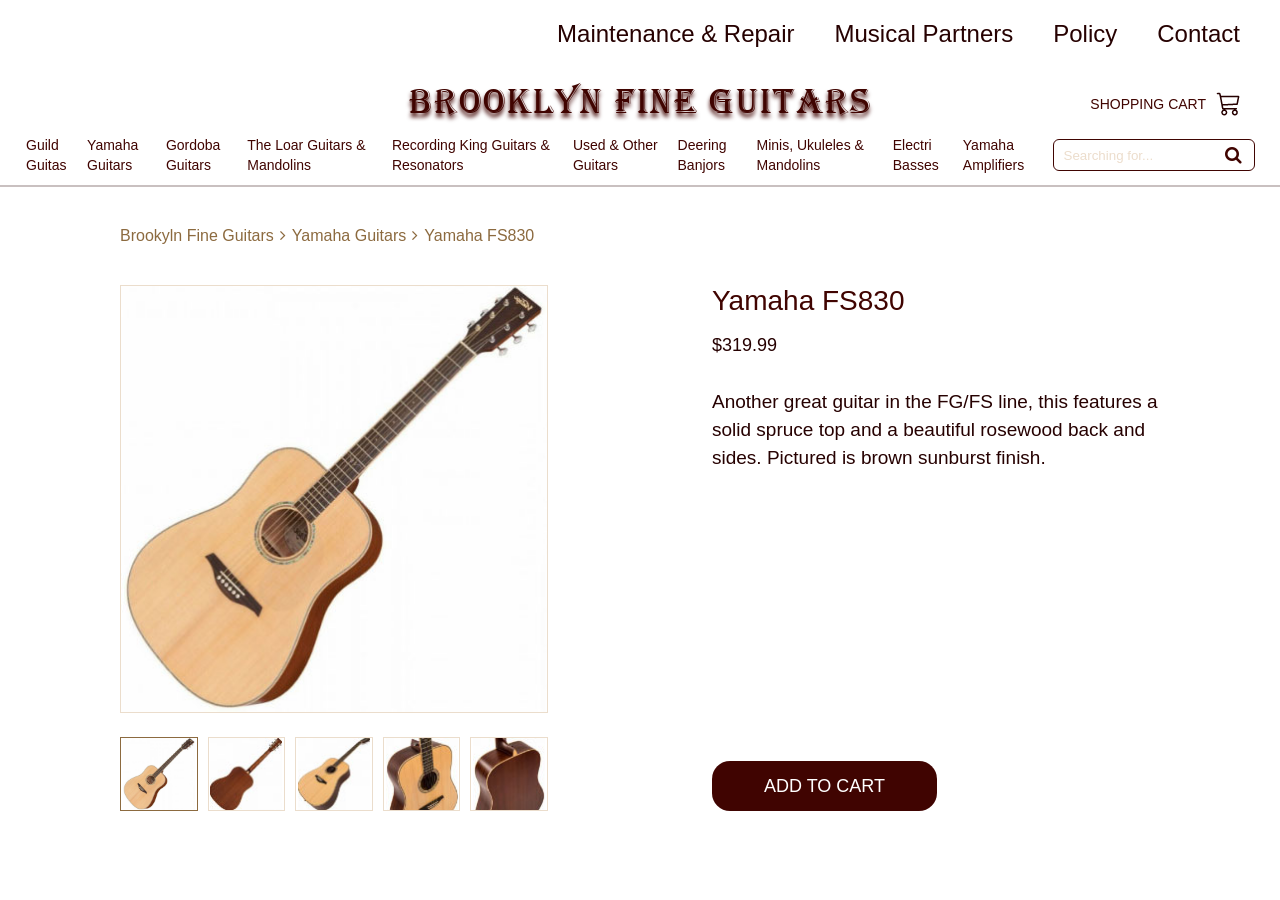
<file: index.html>
<!DOCTYPE html>
<html>
	<head>
		<meta charset="utf-8">
	  <meta http-equiv="X-UA-Compatible" content="IE=edge,chrome=1">
	  <meta name="viewport" content="width=device-width,initial-scale=1,minimum-scale=1,maximum-scale=1,user-scalable=no" />
	  <link rel="stylesheet" type="text/css" href="css/base.css"/>
    <link rel="stylesheet" type="text/css" href="css/font-awesome.min.css"/>
    <link rel="stylesheet" type="text/css" href="css/swiper-bundle.css"/>
	  <link rel="stylesheet" type="text/css" href="css/style.css"/>
	  <link rel="stylesheet" type="text/css" href="css/layout.css"/>
	  <link rel="stylesheet" type="text/css" href="css/typography.css"/>
	  <link rel="stylesheet" type="text/css" href="css/fonts.css"/>
	  <link rel="stylesheet" type="text/css" href="css/colors.css"/>
		<title>Yamaha FS830</title>
	</head>
	<body>
    <div class="bfg-top">
      <div class="menus">
        <a href="javascript:;" class="btn-close"><img src="images/ic-close.png" ></a>
        <ul class="phone-dis">
          <li><a href="#">Guild Guitars</a></li>
          <li><a href="#">Yamaha Guitars</a></li>
          <li><a href="#">Gordoba Guitars</a></li>
          <li><a href="#">The Loar Guitars & Mandolins</a></li>
          <li><a href="#">Recording King Guitars & Resonators</a></li>
          <li><a href="#">Used & Other Guitars</a></li>
          <li><a href="#">Deering Banjos</a></li>
          <li><a href="#">Minis, Ukuleles & Mandolins</a></li>
          <li><a href="#">Electic Basses</a></li>
          <li><a href="#">Yamaha Amplifiers</a></li>
        </ul>
        <ul class="flex-ver">
          <li><a href="#">Maintenance & Repair</a></li>
          <li><a href="#">Musical Partners</a></li>
          <li><a href="#">Policy</a></li>
          <li><a href="#">Contact</a></li>
        </ul>
      </div>
      <a href="javascript:;" class="nav-trigger"><img src="images/ic-menu-bar.png" ></a>
      <div class="shop-car">
        <a href="#" class="flex-ver"><span>SHOPPING CART</span><img src="images/ic-car.png" ></a>
      </div>
    </div>
    
    <div class="bfg-logo">
      <h1>BROOKLYN FINE GUITARS</h1>
    </div>
    
    
    <div class="line-search flex-jus flex-ver">
      <a href="#" class="link fs14 c400401">Guild Guitas</a>
      <a href="#" class="link fs14 c400401">Yamaha Guitars</a>
      <a href="#" class="link fs14 c400401">Gordoba Guitars</a>
      <a href="#" class="link fs14 c400401">The Loar Guitars & Mandolins</a>
      <a href="#" class="link fs14 c400401">Recording King Guitars & Resonators</a>
      <a href="#" class="link fs14 c400401">Used & Other Guitars</a>
      <a href="#" class="link fs14 c400401">Deering Banjors</a>
      <a href="#" class="link fs14 c400401">Minis, Ukuleles & Mandolins</a>
      <a href="#" class="link fs14 c400401">Electri Basses</a>
      <a href="#" class="link fs14 c400401">Yamaha Amplifiers</a>
      <div class="search">
        <input type="text" class="form-control" placeholder="Searching for...">
        <button class="pos-ver submit fs18 c400401"><i class="fa fa-search"></i></button>
      </div>
    </div>
    
    
    <div class="pro-main mw1040 mauto mt40">
      <div class="brumbs">
        <ul class="flex-ver">
          <li><a href="#">Brookyln Fine Guitars</a></li>
          <li><a href="#">Yamaha Guitars</a></li>
          <li>Yamaha FS830</li>
        </ul>
      </div>
      <div class="pro-body mt40 flex-jus">
        <div class="title-phone">
          <p class="fs18 c400401">Yamaha FS830</p>
          <p class="mt6 fs14 c260101">$319.99</p>
        </div>
        <div class="left">
          <div class="swiper-container gallery-top">
              <div class="swiper-wrapper">
                <div class="swiper-slide"><img src="images/pro01.jpg" alt=""></div>
                <div class="swiper-slide"><img src="images/pro02.jpg" alt=""></div>
                <div class="swiper-slide"><img src="images/pro03.jpg" alt=""></div>
                <div class="swiper-slide"><img src="images/pro04.jpg" alt=""></div>
                <div class="swiper-slide"><img src="images/pro05.jpg" alt=""></div>
              </div>
              <!-- Add Arrows -->
          </div>
          <div class="swiper-button-next swiper-button-white"></div>
          <div class="swiper-button-prev swiper-button-white"></div>
          <div class="swiper-container gallery-thumbs mt24">
            <div class="swiper-wrapper">
              <div class="swiper-slide"><img src="images/pro01.jpg" alt=""></div>
              <div class="swiper-slide"><img src="images/pro02.jpg" alt=""></div>
              <div class="swiper-slide"><img src="images/pro03.jpg" alt=""></div>
              <div class="swiper-slide"><img src="images/pro04.jpg" alt=""></div>
              <div class="swiper-slide"><img src="images/pro05.jpg" alt=""></div>
            </div>
          </div>
        </div>
        <div class="right">
          <div class="header">
            <p class="fs28 c400401 not-show">Yamaha FS830</p>
            <p class="mt18 fs18 c260101 not-show">$319.99</p>
            <div class="desc mt32">
              <p>Another great guitar in the FG/FS line, this features a solid spruce top and a beautiful rosewood back and sides. Pictured is brown sunburst finish.</p>
            </div>
          </div>
          <div class="submit">
            <button class="submit" onclick="location.href='cart.html'">ADD TO CART</button>
          </div>
        </div>
      </div>
    </div>
    
    
    
    <script type="text/javascript" src="js/jquery.min.js"></script>
    <script type="text/javascript" src="js/swiper-bundle.min.js"></script>
    <script type="text/javascript" src="js/com.js"></script>
    <script>
      var galleryThumbs = new Swiper('.gallery-thumbs', {
        spaceBetween: 10,
        slidesPerView: 5,
        freeMode: true,
        watchSlidesVisibility: true,
        watchSlidesProgress: true,
      });
      var galleryTop = new Swiper('.gallery-top', {
        spaceBetween: 10,
        slidesPerView: 1,
        navigation: {
          nextEl: '.swiper-button-next',
          prevEl: '.swiper-button-prev',
        },
        thumbs: {
          swiper: galleryThumbs
        },
        on: {
          slideChangeTransitionEnd: function () {
            var index = this.activeIndex
            $('.gallery-thumbs .swiper-slide').removeClass('swiper-slide-active').eq(index).addClass('swiper-slide-active')
          }
        }
      });
      
      $('.gallery-thumbs .swiper-slide').on('click', function() {
        $(this).addClass('swiper-slide-active').siblings().removeClass('swiper-slide-active')
      })
    </script>
	</body>
</html>
</file>
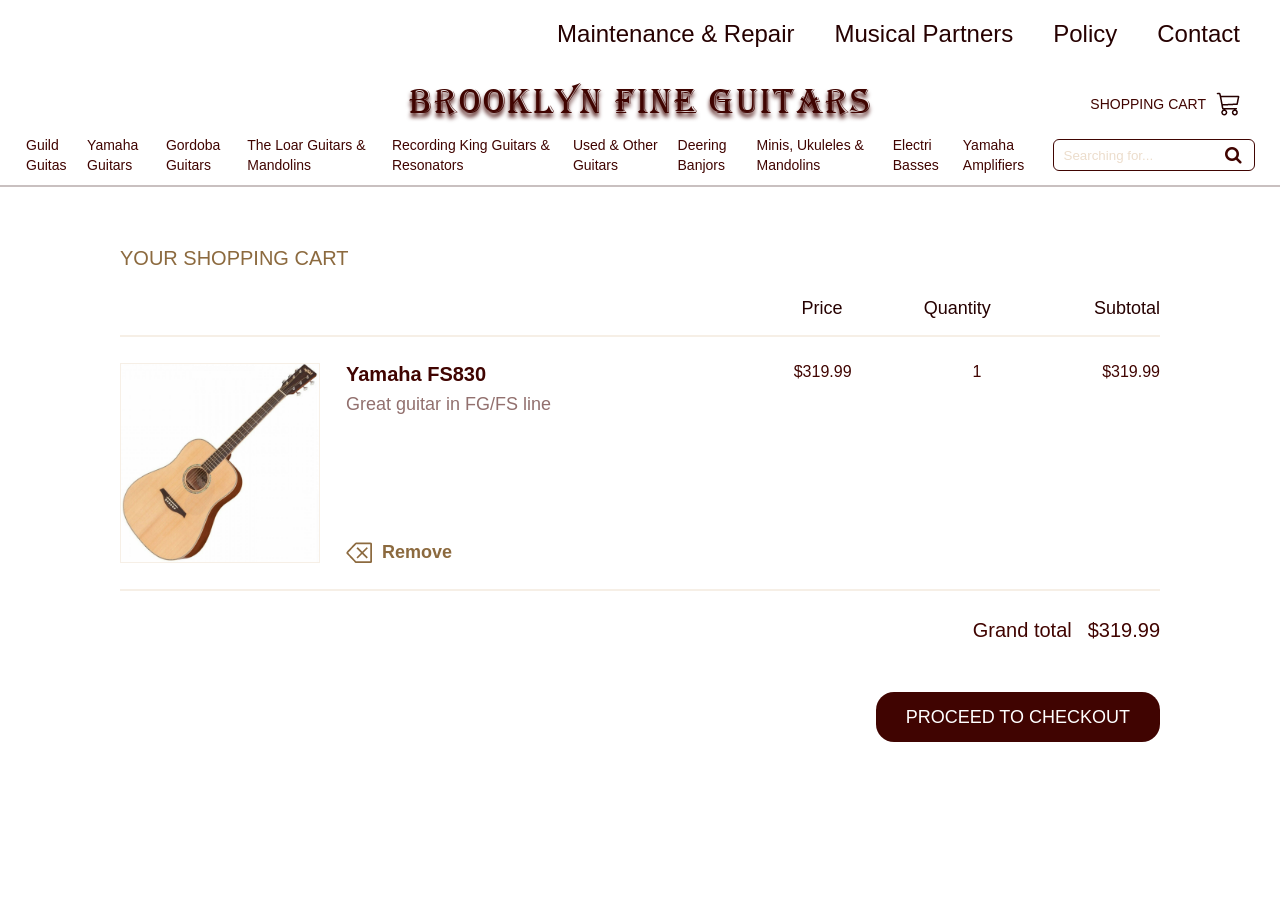
<file: cart.html>
<!DOCTYPE html>
<html>
	<head>
		<meta charset="utf-8">
	  <meta http-equiv="X-UA-Compatible" content="IE=edge,chrome=1">
	  <meta name="viewport" content="width=device-width,initial-scale=1,minimum-scale=1,maximum-scale=1,user-scalable=no" />
	  <link rel="stylesheet" type="text/css" href="css/base.css"/>
	  <link rel="stylesheet" type="text/css" href="css/font-awesome.min.css"/>
	  <link rel="stylesheet" type="text/css" href="css/swiper-bundle.css"/>
	  <link rel="stylesheet" type="text/css" href="css/style.css"/>
	  <link rel="stylesheet" type="text/css" href="css/layout.css"/>
	  <link rel="stylesheet" type="text/css" href="css/typography.css"/>
	  <link rel="stylesheet" type="text/css" href="css/fonts.css"/>
	  <link rel="stylesheet" type="text/css" href="css/colors.css"/>
		<title>YOUR SHOPPING CART</title>
	</head>
	<body>
    <div class="bfg-top">
      <div class="menus">
        <a href="javascript:;" class="btn-close"><img src="images/ic-close.png" ></a>
        <ul class="phone-dis">
          <li><a href="#">Guild Guitars</a></li>
          <li><a href="#">Yamaha Guitars</a></li>
          <li><a href="#">Gordoba Guitars</a></li>
          <li><a href="#">The Loar Guitars & Mandolins</a></li>
          <li><a href="#">Recording King Guitars & Resonators</a></li>
          <li><a href="#">Used & Other Guitars</a></li>
          <li><a href="#">Deering Banjos</a></li>
          <li><a href="#">Minis, Ukuleles & Mandolins</a></li>
          <li><a href="#">Electic Basses</a></li>
          <li><a href="#">Yamaha Amplifiers</a></li>
        </ul>
        <ul class="flex-ver">
          <li><a href="#">Maintenance & Repair</a></li>
          <li><a href="#">Musical Partners</a></li>
          <li><a href="#">Policy</a></li>
          <li><a href="#">Contact</a></li>
        </ul>
      </div>
      <a href="javascript:;" class="nav-trigger"><img src="images/ic-menu-bar.png" ></a>
      <div class="shop-car">
        <a href="#" class="flex-ver"><span>SHOPPING CART</span><img src="images/ic-car.png" ></a>
      </div>
    </div>
    
    <div class="bfg-logo">
      <h1>BROOKLYN FINE GUITARS</h1>
    </div>
    
    
    <div class="line-search flex-jus flex-ver">
      <a href="#" class="link fs14 c400401">Guild Guitas</a>
      <a href="#" class="link fs14 c400401">Yamaha Guitars</a>
      <a href="#" class="link fs14 c400401">Gordoba Guitars</a>
      <a href="#" class="link fs14 c400401">The Loar Guitars & Mandolins</a>
      <a href="#" class="link fs14 c400401">Recording King Guitars & Resonators</a>
      <a href="#" class="link fs14 c400401">Used & Other Guitars</a>
      <a href="#" class="link fs14 c400401">Deering Banjors</a>
      <a href="#" class="link fs14 c400401">Minis, Ukuleles & Mandolins</a>
      <a href="#" class="link fs14 c400401">Electri Basses</a>
      <a href="#" class="link fs14 c400401">Yamaha Amplifiers</a>
      <div class="search">
        <input type="text" class="form-control" placeholder="Searching for...">
        <button class="pos-ver submit fs18 c400401"><i class="fa fa-search"></i></button>
      </div>
    </div>
    
    <div class="payment confirm mw1040 mauto relative pt60 ysc">
      <div class="yheader ">
        <p class="fs20 c8c6a3f ">YOUR SHOPPING CART</p>
      </div>
      
      <div class="y-thead mt28  flex-ver">
        <p class="fs18 c260101">Price</p>
        <p class="fs18 c260101">Quantity</p>
        <p class="fs18 c260101">Subtotal</p>
      </div>
      <div class="cart-list mt16">
        <div class="cl flex">
          <div class="img-box flex-ver">
            <img src="images/demo-pro.png" >
          </div>
          <div class="words ml26 flex1">
            <div class="flex top1">
              <div class="nd wp55">
                <p class="fs20 fw600 c400401">Yamaha FS830</p>
                <p class="fs18 mt8 c92706e">Great guitar in FG/FS line</p>
              </div>
              <div class="nd2 flex1 flex-jus fs16 c400401">
                <p>$319.99</p>
                <p>1</p>
                <p>$319.99</p>
              </div>
            </div>
            <div class="remove">
              <a href="#" class="flex-ver fs18 fw600 c8c6a3f"><img src="images/ic-square-bak.png" ><span class="ml10">Remove</span></a>
            </div>
          </div>
        </div>
        <div class="total flex-ver mt28">
          <div class="flex-ver c400401 fs20">
            <label for="">Grand total</label>
            <p class="ml16">$319.99</p>
          </div>
        </div>
      </div>
      
      <div class="pm-submit mt50">
        <button class="submit" onclick="location.href='sign-in.html'">PROCEED TO CHECKOUT</button>
      </div>
      
    </div>
    
    <script type="text/javascript" src="js/jquery.min.js"></script>
    <script type="text/javascript" src="js/com.js"></script>
	</body>
</html>
</file>
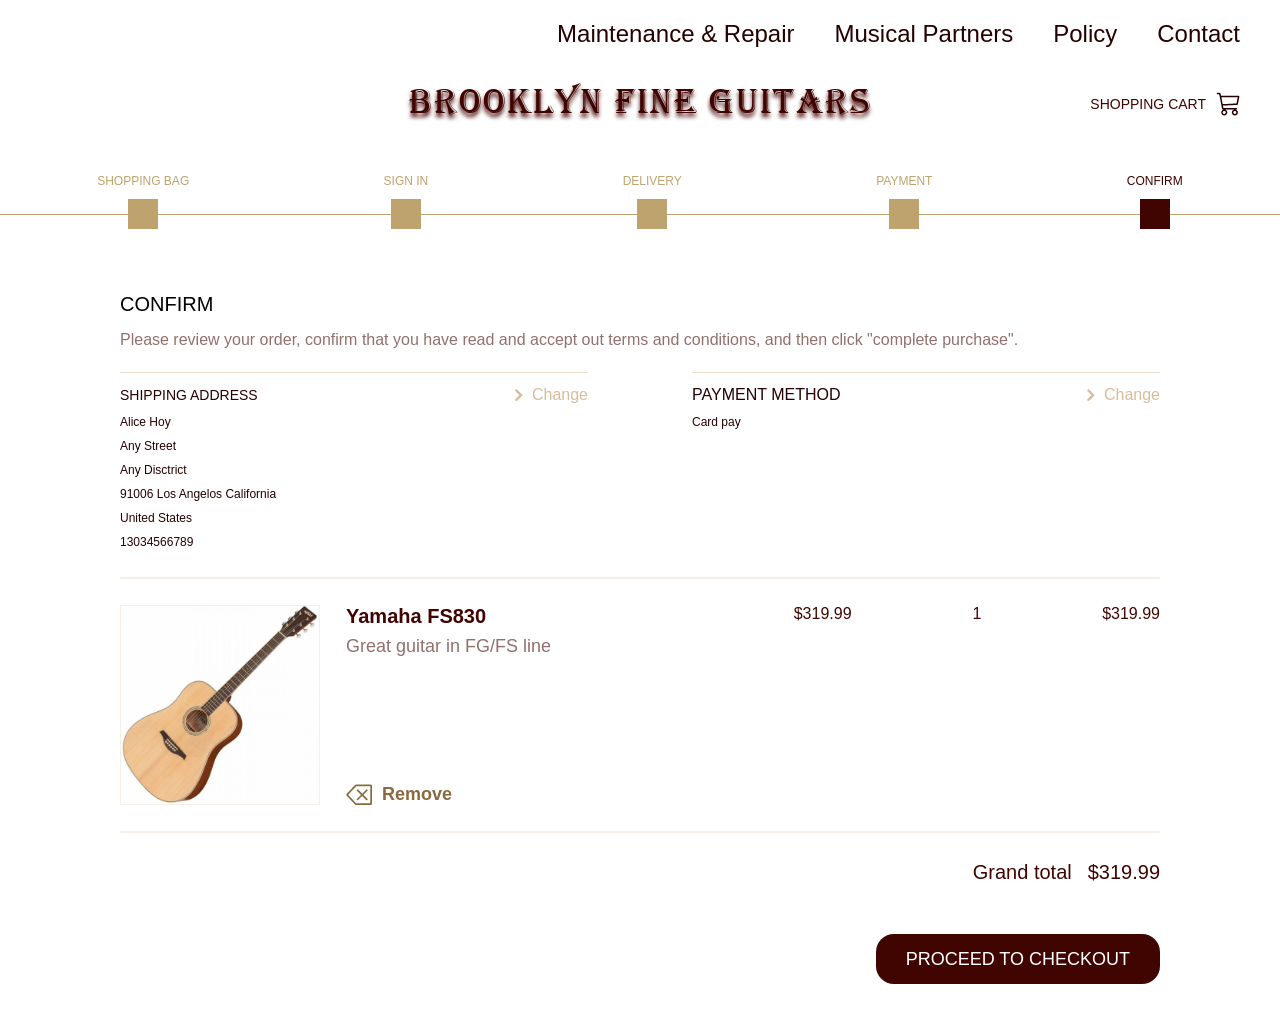
<file: confirm.html>
<!DOCTYPE html>
<html>
	<head>
		<meta charset="utf-8">
	  <meta http-equiv="X-UA-Compatible" content="IE=edge,chrome=1">
	  <meta name="viewport" content="width=device-width,initial-scale=1,minimum-scale=1,maximum-scale=1,user-scalable=no" />
	  <link rel="stylesheet" type="text/css" href="css/base.css"/>
    <link rel="stylesheet" type="text/css" href="css/font-awesome.min.css"/>
	  <link rel="stylesheet" type="text/css" href="css/style.css"/>
	  <link rel="stylesheet" type="text/css" href="css/layout.css"/>
	  <link rel="stylesheet" type="text/css" href="css/typography.css"/>
	  <link rel="stylesheet" type="text/css" href="css/fonts.css"/>
	  <link rel="stylesheet" type="text/css" href="css/colors.css"/>
		<title>CONFIRM</title>
	</head>
	<body>
    <div class="bfg-top">
      <div class="menus">
        <a href="javascript:;" class="btn-close"><img src="images/ic-close.png" ></a>
        <ul class="phone-dis">
          <li><a href="#">Guild Guitars</a></li>
          <li><a href="#">Yamaha Guitars</a></li>
          <li><a href="#">Gordoba Guitars</a></li>
          <li><a href="#">The Loar Guitars & Mandolins</a></li>
          <li><a href="#">Recording King Guitars & Resonators</a></li>
          <li><a href="#">Used & Other Guitars</a></li>
          <li><a href="#">Deering Banjos</a></li>
          <li><a href="#">Minis, Ukuleles & Mandolins</a></li>
          <li><a href="#">Electic Basses</a></li>
          <li><a href="#">Yamaha Amplifiers</a></li>
        </ul>
        <ul class="flex-ver">
          <li><a href="#">Maintenance & Repair</a></li>
          <li><a href="#">Musical Partners</a></li>
          <li><a href="#">Policy</a></li>
          <li><a href="#">Contact</a></li>
        </ul>
      </div>
      <a href="javascript:;" class="nav-trigger"><img src="images/ic-menu-bar.png" ></a>
      <div class="shop-car">
        <a href="#" class="flex-ver"><span>SHOPPING CART</span><img src="images/ic-car.png" ></a>
      </div>
    </div>
    
    <div class="bfg-logo">
      <h1>BROOKLYN FINE GUITARS</h1>
    </div>
    
    <div class="bfg-progress flex-center">
      <ul class="flex-center">
        <li><p>SHOPPING BAG</p></li>
        <li><p>SIGN IN</p></li>
        <li><p>DELIVERY</p></li>
        <li><p>PAYMENT</p></li>
        <li class="active"><p>CONFIRM</p></li>
      </ul>
    </div>
    
    
    <div class="payment confirm mw1040 mauto relative pt60">
      <div class="pm-header">
        <h2 class="fw400 fs20">CONFIRM</h2>
        <p class="fs16 mt12 c92706e">Please review your order, confirm that you have read and accept out terms and conditions, and then click "complete purchase".</p>
      </div>
      
      <div class="con-two flex-jus">
        <div class="ct">
          <div class="header flex-ver flex-jus">
            <p class="t fs14">SHIPPING ADDRESS</p>
            <a href="delivery.html" class="change cd9bc9a flex-ver">
              <i class="fa fa-angle-right fw600 fs20 mr10"></i><span>Change</span>
            </a>
          </div>
          <div class="body mt8">
            <p>Alice Hoy</p>
            <p>Any Street</p>
            <p>Any Disctrict</p>
            <p>91006 Los Angelos California</p>
            <p>United States</p>
            <p>13034566789</p>
          </div>
        </div>
        <div class="ct">
          <div class="header flex-ver flex-jus">
            <p class="t">PAYMENT METHOD</p>
            <a href="payment.html" class="change cd9bc9a flex-ver">
              <i class="fa fa-angle-right fw600 fs20 mr10"></i><span>Change</span>
            </a>
          </div>
          <div class="body mt8">
            <p>Card pay</p>
          </div>
        </div>
      </div>
      
      <div class="cart-list">
        <div class="cl flex">
          <div class="img-box flex-ver">
            <img src="images/demo-pro.png" >
          </div>
          <div class="words ml26 flex1">
            <div class="flex top1">
              <div class="nd wp55">
                <p class="fs20 fw600 c400401">Yamaha FS830</p>
                <p class="fs18 mt8 c92706e">Great guitar in FG/FS line</p>
              </div>
              <div class="nd2 flex1 flex-jus fs16 c400401">
                <p>$319.99</p>
                <p>1</p>
                <p>$319.99</p>
              </div>
            </div>
            <div class="remove">
              <a href="#" class="flex-ver fs18 fw600 c8c6a3f"><img src="images/ic-square-bak.png" ><span class="ml10">Remove</span></a>
            </div>
          </div>
        </div>
        <div class="total flex-ver mt28">
          <div class="flex-ver c400401 fs20">
            <label for="">Grand total</label>
            <p class="ml16">$319.99</p>
          </div>
        </div>
      </div>
      
      <div class="pm-submit mt50">
        <button class="submit">PROCEED TO CHECKOUT</button>
      </div>
    </div>
    
    <script type="text/javascript" src="js/jquery.min.js"></script>
    <script type="text/javascript" src="js/com.js"></script>
	</body>
</html>
</file>
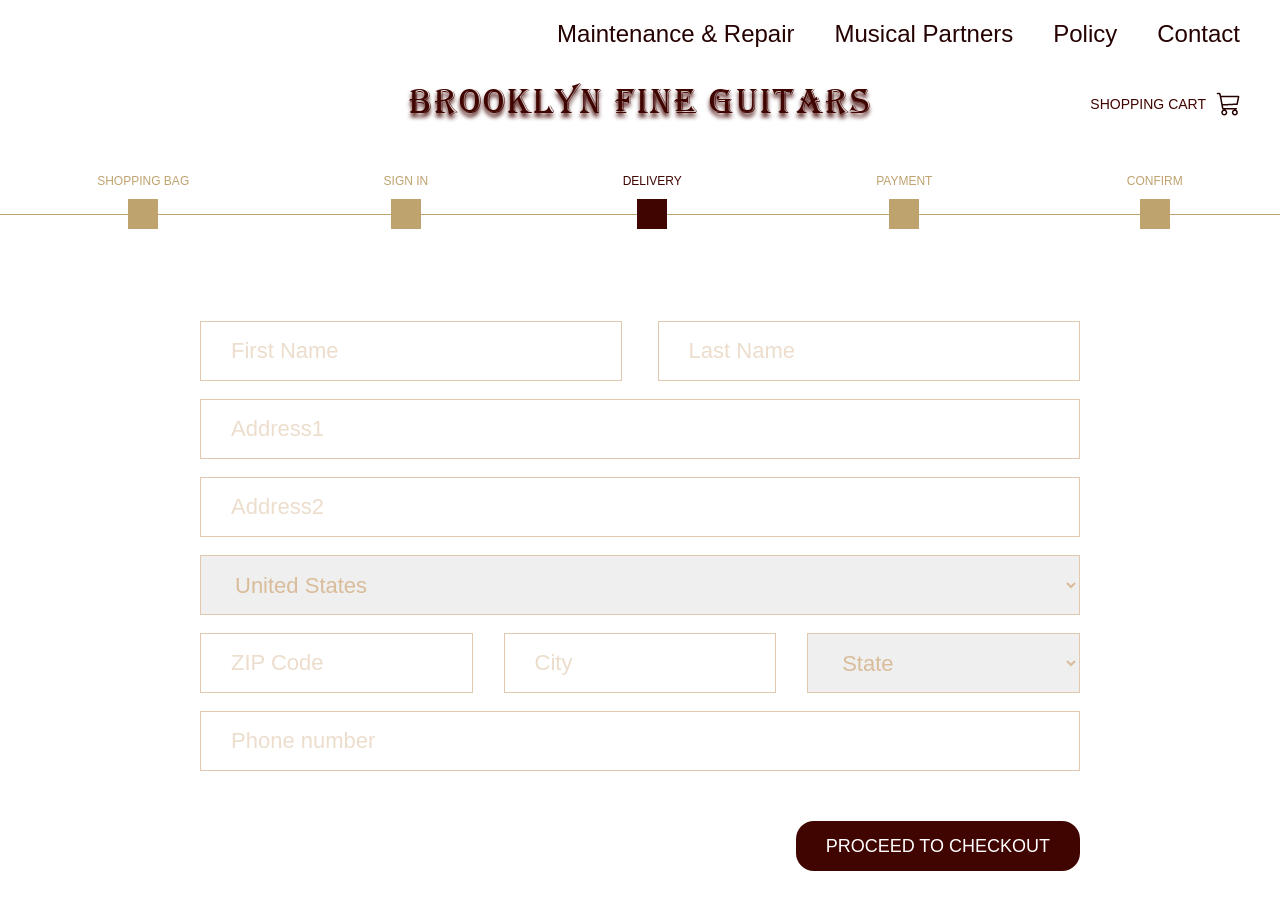
<file: delivery.html>
<!DOCTYPE html>
<html>
	<head>
		<meta charset="utf-8">
    <meta http-equiv="X-UA-Compatible" content="IE=edge,chrome=1">
    <meta name="viewport" content="width=device-width,initial-scale=1,minimum-scale=1,maximum-scale=1,user-scalable=no" />
    <link rel="stylesheet" type="text/css" href="css/base.css"/>
    <link rel="stylesheet" type="text/css" href="css/style.css"/>
    <link rel="stylesheet" type="text/css" href="css/layout.css"/>
    <link rel="stylesheet" type="text/css" href="css/typography.css"/>
    <link rel="stylesheet" type="text/css" href="css/fonts.css"/>
    <link rel="stylesheet" type="text/css" href="css/colors.css"/>
		<title>DELIVERY</title>
	</head>
	<body>
    <div class="bfg-top">
      <div class="menus">
        <a href="javascript:;" class="btn-close"><img src="images/ic-close.png" ></a>
        <ul class="phone-dis">
          <li><a href="#">Guild Guitars</a></li>
          <li><a href="#">Yamaha Guitars</a></li>
          <li><a href="#">Gordoba Guitars</a></li>
          <li><a href="#">The Loar Guitars & Mandolins</a></li>
          <li><a href="#">Recording King Guitars & Resonators</a></li>
          <li><a href="#">Used & Other Guitars</a></li>
          <li><a href="#">Deering Banjos</a></li>
          <li><a href="#">Minis, Ukuleles & Mandolins</a></li>
          <li><a href="#">Electic Basses</a></li>
          <li><a href="#">Yamaha Amplifiers</a></li>
        </ul>
        <ul class="flex-ver">
          <li><a href="#">Maintenance & Repair</a></li>
          <li><a href="#">Musical Partners</a></li>
          <li><a href="#">Policy</a></li>
          <li><a href="#">Contact</a></li>
        </ul>
      </div>
      <a href="javascript:;" class="nav-trigger"><img src="images/ic-menu-bar.png" ></a>
      <div class="shop-car">
        <a href="#" class="flex-ver"><span>SHOPPING CART</span><img src="images/ic-car.png" ></a>
      </div>
    </div>
    
    <div class="bfg-logo">
      <h1>BROOKLYN FINE GUITARS</h1>
    </div>
    
    <div class="bfg-progress flex-center">
      <ul class="flex-center">
        <li><p>SHOPPING BAG</p></li>
        <li><p>SIGN IN</p></li>
        <li class="active"><p>DELIVERY</p></li>
        <li><p>PAYMENT</p></li>
        <li><p>CONFIRM</p></li>
      </ul>
    </div>
    
    
    <div class="delivery mw880 mauto relative">
      <div class="form pt70">
        <div class="row mt18">
          <div class="form-group wp48">
            <input type="text" class="form-control" placeholder="First Name">
          </div>
          <div class="form-group wp48">
            <input type="text" class="form-control" placeholder="Last Name">
          </div>
        </div>
        <div class="row mt18">
          <div class="form-group flex1">
            <input type="text" class="form-control" placeholder="Address1">
          </div>
        </div>
        <div class="row mt18">
          <div class="form-group flex1">
            <input type="text" class="form-control"  placeholder="Address2">
          </div>
        </div>
        <div class="row mt18">
          <div class="form-group flex1">
            <select name="" id="" class="form-control">
              <option value="United States">United States</option>
            </select>
          </div>
        </div>
        <div class="row mt18">
          <div class="form-group wp">
            <input type="text" class="form-control" placeholder="ZIP Code">
          </div>
          <div class="form-group wp">
            <input type="text" class="form-control" placeholder="City">
          </div>
          <div class="form-group wp">
            <select name="" id="" class="form-control">
              <option value="State">State</option>
              <option value="California">California</option>
            </select>
          </div>
        </div>
        <div class="row mt18">
          <div class="form-group flex1">
            <input type="text" class="form-control" placeholder="Phone number">
          </div>
        </div>
        <div class="form-submit jc-end flex mt50">
          <button class="submit" onclick="location.href='payment.html'">PROCEED TO CHECKOUT</button>
        </div>
      </div>
    </div>
    
    
    
    
    <script type="text/javascript" src="js/jquery.min.js"></script>
    <script type="text/javascript" src="js/com.js"></script>
	</body>
</html>
</file>
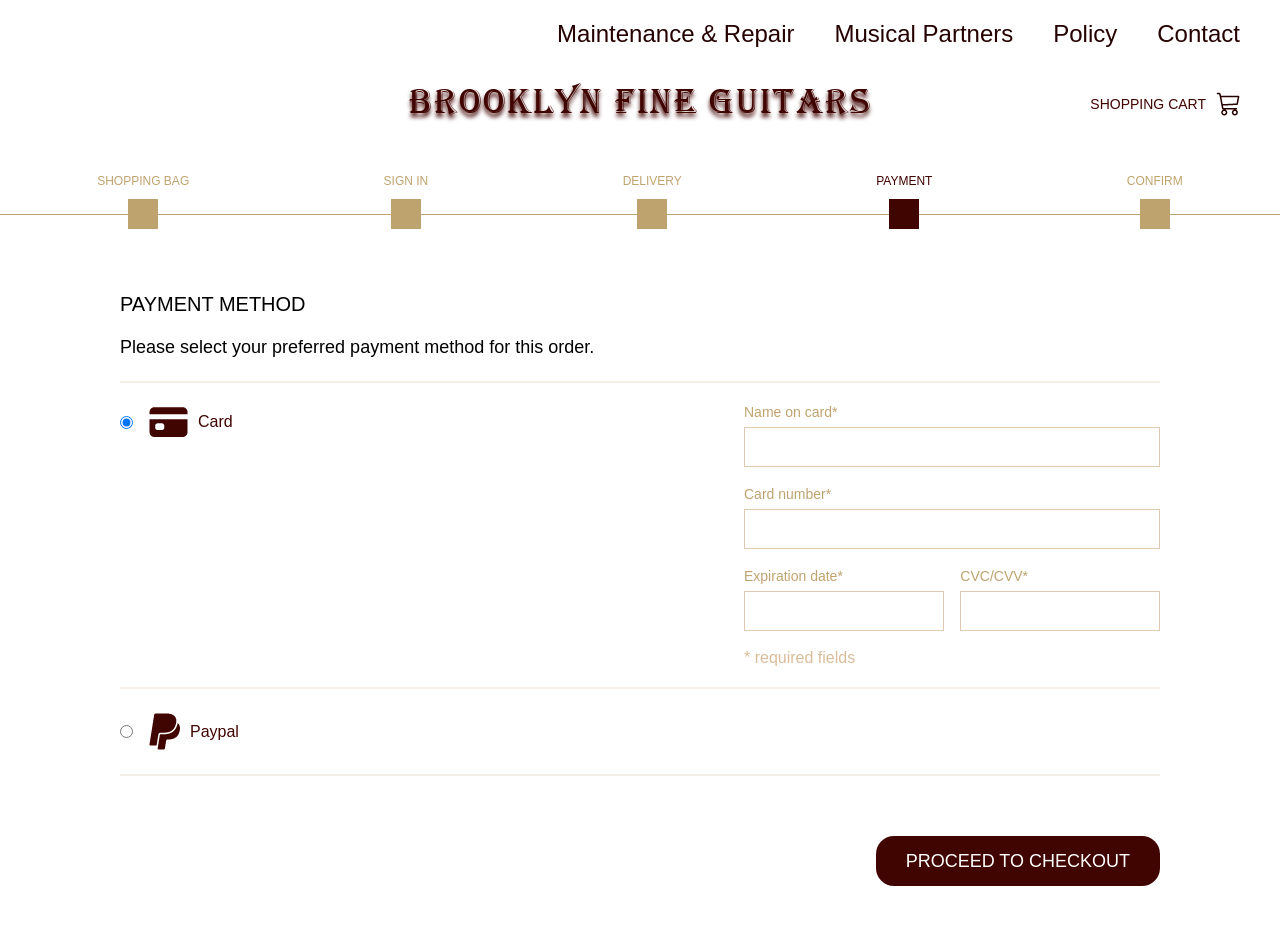
<file: payment.html>
<!DOCTYPE html>
<html>
	<head>
		<meta charset="utf-8">
	  <meta http-equiv="X-UA-Compatible" content="IE=edge,chrome=1">
	  <meta name="viewport" content="width=device-width,initial-scale=1,minimum-scale=1,maximum-scale=1,user-scalable=no" />
	  <link rel="stylesheet" type="text/css" href="css/base.css"/>
	  <link rel="stylesheet" type="text/css" href="css/style.css"/>
	  <link rel="stylesheet" type="text/css" href="css/layout.css"/>
	  <link rel="stylesheet" type="text/css" href="css/typography.css"/>
	  <link rel="stylesheet" type="text/css" href="css/fonts.css"/>
	  <link rel="stylesheet" type="text/css" href="css/colors.css"/>
		<title>PAYMENT</title>
	</head>
	<body>
    <div class="bfg-top">
      <div class="menus">
        <a href="javascript:;" class="btn-close"><img src="images/ic-close.png" ></a>
        <ul class="phone-dis">
          <li><a href="#">Guild Guitars</a></li>
          <li><a href="#">Yamaha Guitars</a></li>
          <li><a href="#">Gordoba Guitars</a></li>
          <li><a href="#">The Loar Guitars & Mandolins</a></li>
          <li><a href="#">Recording King Guitars & Resonators</a></li>
          <li><a href="#">Used & Other Guitars</a></li>
          <li><a href="#">Deering Banjos</a></li>
          <li><a href="#">Minis, Ukuleles & Mandolins</a></li>
          <li><a href="#">Electic Basses</a></li>
          <li><a href="#">Yamaha Amplifiers</a></li>
        </ul>
        <ul class="flex-ver">
          <li><a href="#">Maintenance & Repair</a></li>
          <li><a href="#">Musical Partners</a></li>
          <li><a href="#">Policy</a></li>
          <li><a href="#">Contact</a></li>
        </ul>
      </div>
      <a href="javascript:;" class="nav-trigger"><img src="images/ic-menu-bar.png" ></a>
      <div class="shop-car">
        <a href="#" class="flex-ver"><span>SHOPPING CART</span><img src="images/ic-car.png" ></a>
      </div>
    </div>
    
    <div class="bfg-logo">
      <h1>BROOKLYN FINE GUITARS</h1>
    </div>
    
    <div class="bfg-progress flex-center">
      <ul class="flex-center">
        <li><p>SHOPPING BAG</p></li>
        <li><p>SIGN IN</p></li>
        <li><p>DELIVERY</p></li>
        <li class="active"><p>PAYMENT</p></li>
        <li><p>CONFIRM</p></li>
      </ul>
    </div>
    
    
    <div class="payment mw1040 mauto relative pt60">
      <div class="pm-header">
        <h2 class="fw400 fs20">PAYMENT METHOD</h2>
        <p class="fs18 mt18">Please select your preferred payment method for this order.</p>
      </div>
      <div class="pm-body">
        <div class="pm-meth flex-jus active">
          <label for="card" class="l-left flex-ver">
            <input type="radio" class="c400401" name="method" id="card" checked="checked">
            <img class="ml16" src="images/ic-card.png" >
            <p class="ml10 c400401">Card</p>
          </label>
          <div class="form-right">
            <div class="row">
              <div class="form-group flex1">
                <label for="">Name on card*</label>
                <input type="text" class="form-control">
              </div>
            </div>
            <div class="row mt18">
              <div class="form-group flex1">
                <label for="">Card number*</label>
                <input type="text" class="form-control">
              </div>
            </div>
            <div class="row mt18">
              <div class="form-group wp48">
                <label for="">Expiration date*</label>
                <input type="text" class="form-control">
              </div>
              <div class="form-group wp48">
                <label for="">CVC/CVV*</label>
                <input type="text" class="form-control">
              </div>
            </div>
            <div class="tip mt18">
              <p class="cD9BC9A">* required fields</p>
            </div>
          </div>
        </div>
        <div class="pm-meth flex-jus">
          <label for="paypal" class="l-left flex-ver">
            <input type="radio" name="method" id="paypal">
            <img class="ml16" src="images/ic-paypal.png" >
            <p class="ml10 c400401">Paypal</p>
          </label>
          <div class="form-right">
            <div class="row">
              <div class="form-group">
                <label for="">Name on card*</label>
                <input type="text" class="form-control">
              </div>
            </div>
            <div class="row">
              <div class="form-group">
                <label for="">Card number*</label>
                <input type="text" class="form-control">
              </div>
            </div>
            <div class="row">
              <div class="form-group">
                <label for="">Expiration date*</label>
                <input type="text" class="form-control">
              </div>
              <div class="form-group">
                <label for="">CVC/CVV*</label>
                <input type="text" class="form-control">
              </div>
            </div>
            <div class="tip">
              <p>* required fields</p>
            </div>
          </div>
        </div>
        <div class="pm-submit mt60">
          <button class="submit" onclick="location.href='confirm.html'">PROCEED TO CHECKOUT</button>
        </div>
      </div>
    </div>
    
    
    <script type="text/javascript" src="js/jquery.min.js"></script>
    <script type="text/javascript" src="js/com.js"></script>
	</body>
</html>
</file>
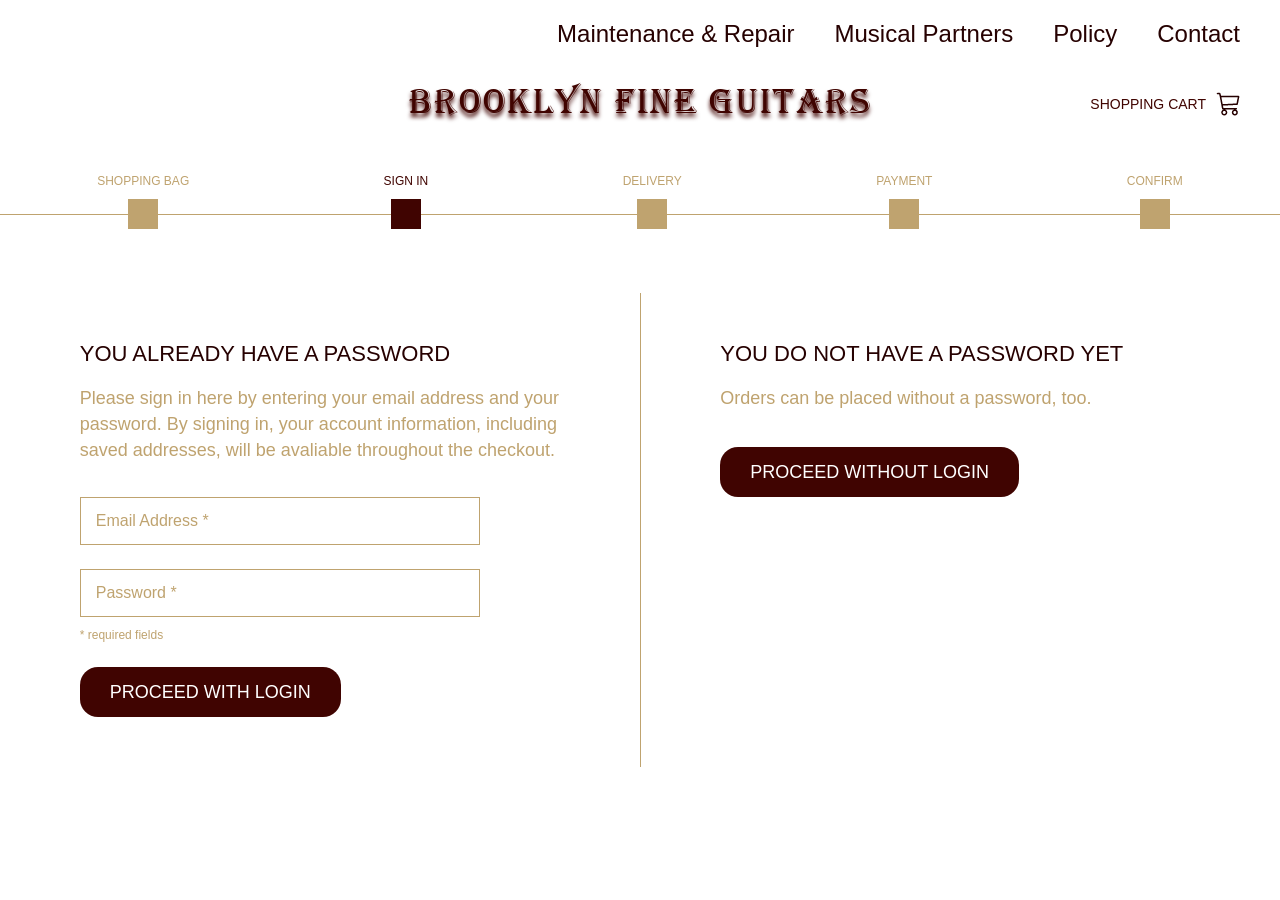
<file: sign-in.html>
<!DOCTYPE html>
<html>
	<head>
		<meta charset="utf-8">
    <meta http-equiv="X-UA-Compatible" content="IE=edge,chrome=1">
    <meta name="viewport" content="width=device-width,initial-scale=1,minimum-scale=1,maximum-scale=1,user-scalable=no" />
		<title></title>
    <link rel="stylesheet" type="text/css" href="css/base.css"/>
    <link rel="stylesheet" type="text/css" href="css/style.css"/>
	</head>
	<body>
    <div class="bfg-top">
      <div class="menus">
        <a href="javascript:;" class="btn-close"><img src="images/ic-close.png" ></a>
        <ul class="phone-dis">
          <li><a href="#">Guild Guitars</a></li>
          <li><a href="#">Yamaha Guitars</a></li>
          <li><a href="#">Gordoba Guitars</a></li>
          <li><a href="#">The Loar Guitars & Mandolins</a></li>
          <li><a href="#">Recording King Guitars & Resonators</a></li>
          <li><a href="#">Used & Other Guitars</a></li>
          <li><a href="#">Deering Banjos</a></li>
          <li><a href="#">Minis, Ukuleles & Mandolins</a></li>
          <li><a href="#">Electic Basses</a></li>
          <li><a href="#">Yamaha Amplifiers</a></li>
        </ul>
        <ul class="flex-ver">
          <li><a href="#">Maintenance & Repair</a></li>
          <li><a href="#">Musical Partners</a></li>
          <li><a href="#">Policy</a></li>
          <li><a href="#">Contact</a></li>
        </ul>
      </div>
      <a href="javascript:;" class="nav-trigger"><img src="images/ic-menu-bar.png" ></a>
      <div class="shop-car">
        <a href="#" class="flex-ver"><span>SHOPPING CART</span><img src="images/ic-car.png" ></a>
      </div>
    </div>
    <div class="bfg-logo">
      <h1>BROOKLYN FINE GUITARS</h1>
    </div>
    <div class="bfg-progress flex-center">
      <ul class="flex-center">
        <li><p>SHOPPING BAG</p></li>
        <li class="active"><p>SIGN IN</p></li>
        <li><p>DELIVERY</p></li>
        <li><p>PAYMENT</p></li>
        <li><p>CONFIRM</p></li>
      </ul>
    </div>
    <div class="bfg-hals">
      <div class="form">
        <div class="box">
          <div class="f-header">
            <p>YOU ALREADY HAVE A PASSWORD</p>
          </div>
          <div class="f-intro">
            <p>Please sign in here by  entering your email address and your password. By signing in, your account information,  including saved addresses, will be avaliable throughout the checkout.</p>
          </div>
          <div class="f-body">
            <div class="f-group">
              <input type="text" class="form-control" placeholder="Email Address *">
            </div>
            <div class="f-group">
              <input type="password" class="form-control" placeholder="Password *">
              <p class="required">* required fields</p>
            </div>
            <div class="f-btn">
              <button>PROCEED WITH LOGIN</button>
            </div>
          </div>
        </div>
      </div>
      <div class="form">
        <div class="box">
          <div class="f-header">
            <p>YOU DO NOT HAVE A PASSWORD YET</p>
          </div>
          <div class="f-intro">
            <p>Orders can be  placed without a password, too.</p>
          </div>
          <div class="f-body">
            <div class="f-btn">
              <button onclick="location.href='delivery.html'">PROCEED WITHOUT LOGIN</button>
            </div>
          </div>
        </div>
      </div>
    </div>
    
    <script type="text/javascript" src="js/jquery.min.js"></script>
    <script type="text/javascript" src="js/com.js"></script>
	</body>
</html>
</file>
<file: css/base.css>
ul,
li {
  margin: 0;
  padding: 0;
  list-style: none;
}

a {
  text-decoration: none;
  list-style: none;
  outline: none;
}

a:hover,
a:focus {
  text-decoration: none;
  outline: none;
}
table {
  border-collapse: collapse; border-spacing: 0;
}
img{
  vertical-align: middle;
}
* {
  margin: 0;
  padding: 0;
  font-family: "Microsoft YaHei", Helvetica, Arial, "PingFang SC", "Hiragino Sans GB", "Heiti SC", sans-serif;
}
input, select{
  outline: none;
}
body{
}
.clearfix:after {content:"."; display:block; height:0; clear:both; visibility:hidden;}
.clearfix {*+height:1%; }
.attach{background-position: center 0; background-repeat: no-repeat; background-size: cover; -webkit-background-size: cover; -o-background-size: cover; zoom: 1;}
.table{display: table;}
.table-cell{display: table-cell; vertical-align: middle;}
.justify{text-align: justify;}
.justify_fix, .justify-fix{display:inline-block; width:100%; height:0; overflow:hidden;}
.ellipsis{overflow: hidden; text-overflow:ellipsis; white-space: nowrap;}
.ib{
  display: inline-block;
  *display: inline;
  zoom: 1;
}
.row-ellipsis{
  display: -webkit-box !important;    
  -webkit-box-orient: vertical;    
  -webkit-line-clamp: 3;    
  overflow: hidden;
}
.flex-center{
  display: flex;
  align-items: center;
  justify-content: space-around;
}
.flex-hor{
  display: flex;
  justify-content: space-around;
}
.flex-jus{
  display: flex;
  justify-content: space-between;
}
.flex-ver{
  display: flex;
  align-items: center;
}
.pos-center{
  position: absolute;
  top: 50%;
  left: 50%;
  transform: translate(-50%, -50%);
}
.pos-hor{
  position: absolute;
  left: 50%;
  transform: translateX(-50%);
}
.pos-ver{
  position: absolute;
  top: 50%;
  transform: translateY(-50%);
}
</file>
<file: css/style.css>
@font-face {
  font-family: "ALG";
  src: url(../fonts/ALGER.TTF);
}

body{
}
body.fixed{
  overflow: hidden;
}

.bfg-top{
  padding: 22px 0;
  position: relative;
  display: flex;
  flex-direction: row-reverse;
  z-index: 10;
}
.bfg-top .phone-dis{
  display: none;
}
.bfg-top .nav-trigger{
  display: none;
}
.bfg-top .menus ul li{
  margin-right: 40px;
}
.bfg-top .menus ul li a{
  font-size: 24px;
  color: #260101;
  line-height: 24px;
}
.bfg-top .shop-car{
  position: absolute;
  right: 40px;
  bottom: -48px;
}
.bfg-top .shop-car a{
  font-size: 14px;
  color: #400401;
}
.bfg-top .shop-car a span{
  margin-right: 10px;
}
.bfg-logo{
  margin-top: 10px;
  text-align: center;
}
.bfg-logo h1{
  font-size: 36px;
  font-weight: 400;
  font-family: "ALG";
  color: #400401;
  text-shadow: 0 4px 4px #400401;
  letter-spacing: 2px;
}
.bfg-progress{
  margin-top: 50px;
  position: relative;
}
.bfg-progress:after{
  content: "";
  position: absolute;
  bottom: 18px;
  left: 0;
  right: 0;
  z-index: 0;
  border-top: 1px solid #bfa36f;
}
.bfg-progress ul{
  position: relative;
  z-index: 1;
  width: 100%;
}
.bfg-progress ul li{
  text-align: center;
}
.bfg-progress ul li p{
  margin-bottom: 12px;
  font-size: 12px;
  color: #bfa36f;
  line-height: 12px;
}
.bfg-progress ul li.active p{
  color: #400401;
}
.bfg-progress ul li:after{
  content: "";
  display: inline-block;
  width: 30px;
  height: 30px;
  background-color: #bfa36f;
}
.bfg-progress ul li.active:after{
  background-color: #400401;
}


.bfg-hals{
  display: flex;
  max-width: 1400px;
  margin: 60px auto 0;
}
.bfg-hals .form{
  padding: 50px 10px;
  width: 50%;
}
.bfg-hals .form:first-child{
  border-right: 1px solid #BFA36F;
}
.bfg-hals .form .box{
  max-width: 480px;
  margin: 0 auto;
}
.bfg-hals .form .f-header p{
  font-size: 22px;
  color: #260101;
  line-height: 22px;
}
.bfg-hals .form .f-intro{
  margin-top: 20px;
}
.bfg-hals .form .f-intro p{
  font-size: 18px;
  line-height: 26px;
  color: #BFA36F;
}
.bfg-hals .form .f-body{
  padding-top: 10px;
}
.bfg-hals .form .f-group{
  margin-top: 24px;
  position: relative;
  max-width: 400px;
}
.bfg-hals .form .f-group .form-control{
  box-sizing: border-box;
  height: 48px;
  display: block;
  width: 100%;
  max-width: 100%;
  border: 1px solid #BFA36F;
  padding: 0 15px;
  font-size: 16px;
}
.bfg-hals .form .f-group .form-control::-webkit-input-placeholder{
  color:#BFA36F;
}
.bfg-hals .form .f-group .form-control::-moz-placeholder{   /* Mozilla Firefox 19+ */
  color:#BFA36F;
}
.bfg-hals .form .f-group .form-control:-moz-placeholder{    /* Mozilla Firefox 4 to 18 */
  color:#BFA36F;
}
.bfg-hals .form .f-group .form-control:-ms-input-placeholder{  /* Internet Explorer 10-11 */
  color:#BFA36F;
}
.bfg-hals .form .f-group p.required{
  margin-top: 12px;
  font-size: 12px;
  color: #BFA36F;
  line-height: 12px;
}
.bfg-hals .form .f-btn{
  margin-top: 26px;
}
.bfg-hals .form .f-btn button{
  height: 50px;
  padding: 0 30px;
  border-radius: 18px;
  border: none;
  font-size: 18px;
  background-color: #400401;
  color: #fff;
}
.bfg-top .menus .btn-close{
  display: none;
}
@media (max-width: 840px) {
  .bfg-top{
    padding: 20px;
    justify-content: space-between;
    flex-direction: row;
  }
  .bfg-top .phone-dis{
    display: block;
  }
  .bfg-top .menus{
    display: none;
    position: fixed;
    top: 0;
    right: 0;
    bottom: 0;
    left: 0;
    overflow-y: auto;
    background: #fff;
    z-index: 1;
    padding: 40px 40px 20px 40px;
  }
  .bfg-top .menus a.btn-close{
    display: block;
    position: absolute;
    top: 24px;
    right: 24px;
  }
  .bfg-top .menus ul{
    display: block;
    border-bottom: 2px solid #f6efe6;
  }
  .bfg-top .menus ul:last-child{
    border-bottom: none;
  }
  .bfg-top .menus ul li{
    margin-right: 0;
    display: flex;
    align-items: center;
    height: 40px;
  }
  .bfg-top .menus ul li a{
    font-size: 14px;
    line-height: 20px;
  }
  .bfg-top .nav-trigger{
    display: block;
  }
  .bfg-top .shop-car{
    position: relative;
    top: initial;
    right: initial;
    bottom: initial;
  }
  .bfg-top .shop-car a span{
    display: none;
  }
  .bfg-logo h1{
    font-size: 24px;
  }
  .bfg-hals{
    margin-top: 30px;
  }
  .bfg-progress{
    display: none;
  }
  .bfg-hals .form{
    padding: 12px 10px;
  }
  .bfg-hals .form .f-header p{
    font-size: 14px;
    line-height: 26px;
  }
  .bfg-hals .form .f-intro p{
    font-size: 14px;
    line-height: 20px;
  }
  .bfg-hals .form .f-group{
    margin-top: 12px;
  }
  .bfg-hals .form .f-group .form-control{
    height: 30px;
    font-size: 12px;
  }
  .bfg-hals .form .f-btn{
    margin-top: 20px;
    text-align: center;
  }
  .bfg-hals .form .f-btn button{
    padding: 0 10px;
    height: 38px;
    font-size: 12px;
  }
}
</file>
<file: css/layout.css>
*{
  box-sizing: border-box;
}
.mauto{
  margin: 0 auto;
}
.relative{
  position: relative;
}
.row{
  display: flex;
  justify-content: space-between;
}
.flex{
  display: flex;
}
.flex1{
  flex: 1;
}
.jc-end{
  justify-content: flex-end;
}

.form-control{
  display: block;
  width: 100%;
}

.mw880{
  max-width: 880px;
}
.mw1040{
  max-width: 1040px;
}
.mt6{
  margin-top: 6px;
}
.mt8{
  margin-top: 8px;
}
.mt12{
  margin-top: 12px;
}
.mt16{
  margin-top: 16px;
}
.mt18{
  margin-top: 18px;
}
.mt24{
  margin-top: 24px;
}
.mt28{
  margin-top: 28px;
}
.mt32{
  margin-top: 32px;
}
.mt40{
  margin-top: 40px;
}
.mt60{
  margin-top: 60px;
}
.ml10{
  margin-left: 10px;
}
.ml16{
  margin-left: 16px;
}
.ml26{
  margin-left: 26px;
}
.mt50{
  margin-top: 50px;
}
.mr10{
  margin-right: 10px;
}
.pt60{
  padding-top: 60px;
}
.pt70{
  padding-top: 70px;
}
.wp48{
  width: 48%;
}
.wp55{
  width: 55%;
}
.wp{
  width: 31%;
}


.brumbs ul li{
  font-size: 16px;
  color: #8c6a3f;
}
.brumbs ul li:after{
  margin: 0 6px;
  font: normal normal normal 14px/1 FontAwesome;
  font-size: inherit;
  text-rendering: auto;
  -webkit-font-smoothing: antialiased;
  -moz-osx-font-smoothing: grayscale;
  content: "\f105";
}
.brumbs ul li:last-child:after{
  display: none;
}
.brumbs ul li a{
  color: #8c6a3f;
}
</file>
<file: css/typography.css>
.delivery .form .form-control{
  padding: 0 30px;
  height: 60px;
  border: 1px solid #e0c9ae;
  font-size: 22px;
  color: #d9bc9a;
}
.delivery .form .submit,
.payment .submit,
.pro-main .pro-body .submit .submit{
  height: 50px;
  padding: 0 30px;
  border-radius: 18px;
  border: none;
  font-size: 18px;
  background-color: #400401;
  color: #fff;
}
@media screen and (max-width: 880px) {
  .delivery{
    padding: 0 38px;
  }
}
@media screen and (max-width: 640px) {
  .pt70{
    padding-top: 34px;
  }
  .mt18{
    margin-top: 8px;
  }
  .delivery .form .form-control{
    padding: 0 10px;
    font-size: 12px;
    height: 36px;
  }
  .delivery .form .form-submit{
    justify-content: space-around;
  }
  .delivery .form .form-submit .submit{
    height: 42px;
    font-size: 14px;
    border-radius: 21px;
  }
}
@media screen and (max-width: 374px) {
  .delivery{
    padding: 0 10px 40px;
  }
}


.payment{
  padding-bottom: 40px;
}
.payment .pm-header{
  padding-bottom: 20px;
  border-bottom: 2px solid #f6efe6;
}
.payment .pm-header p{
  line-height: 1.5;
}
.payment .pm-body .pm-meth{
  padding: 20px 0;
  align-items: flex-start;
  border-bottom: 2px solid #f6efe6;
}
.payment .pm-body .pm-meth .l-left{
  padding: 4px 0;
}
.payment .pm-body .pm-meth .form-right{
  display: none;
}
.payment .pm-body .pm-meth.active .form-right{
  display: block;
  width: 416px;
}
.form-right .form-control{
  margin-top: 6px;
  display: block;
  width: 100%;
  height: 40px;
  padding: 0 10px;
  border: 1px solid #e0c9ae;
}
.form-right label{
  font-size: 14px;
  color: #BFA36F;
}
.payment .pm-submit{
  display: flex;
  justify-content: flex-end;
}

@media screen and (max-width: 1040px) {
  .payment{
    padding-left: 20px;
    padding-right: 20px;
  }
}
@media screen and (max-width: 640px) {
  .payment .pm-body .pm-meth .l-left{
    width: 100%;
  }
  .payment .pm-body .pm-meth{
    flex-wrap: wrap;
  }
  .payment .pm-body .pm-meth.active .form-right{
    margin-top: 10px;
    flex: 1;
    width: 100%;
  }
}


.confirm .pm-header{
  border-bottom: none;
}
.confirm .pm-header a.change{
}
.confirm .con-two{
  
}
.confirm .con-two .ct{
  padding: 12px 0 20px;
  width: 45%;
  color: #260101;
  border-top: 1px solid #ecdecd;
}
.confirm .con-two .ct .body{
  font-size: 12px;
  line-height: 18px;
}
.confirm .con-two .ct .body p{
  margin-bottom: 6px;
}

.cart-list{
  border-top: 2px solid #f6efe6;
}
.cart-list .cl{
  padding: 26px 0;
  border-bottom: 2px solid #f6efe6;
}
.cart-list .cl .img-box{
  border: 1px solid #f6efe6;
  width: 200px;
  height: 200px;
  flex-shrink: 0;
}
.cart-list .cl .img-box img{
  max-width: 100%;
  max-height: 100%;
}
.cart-list .cl .words{
  display: flex;
  flex-direction: column;
  justify-content: space-between;
}
.cart-list .total{
  justify-content: flex-end;
}

@media screen and (max-width: 640px) {
  .confirm .con-two{
    flex-wrap: wrap;
  }
  .confirm .con-two .ct{
    width: 100%;
  }
  .cart-list .cl .img-box{
    width: 150px;
    height: 150px;
  }
  .cart-list .cl .top1{
    flex-wrap: wrap;
    flex-direction: column;
  }
  .cart-list .cl .top1 .nd,
  .cart-list .cl .top1 .nd2{
    flex: 1;
    width: 100%;
  }
  .cart-list .cl .top1 .nd .fs20{
    font-size: 16px;
  }
  .cart-list .cl .top1 .nd .fs18{
    font-size: 12px;
  }
  .cart-list .cl .top1 .nd2{
    margin-top: 10px;
    display: block;
  }
  .cart-list .cl .top1 .nd2 p:nth-child(3){
    display: none;
  }
  .confirm .pm-submit{
    justify-content: space-around;
  }
}


.line-search{
  padding: 10px 25px;
  border-bottom: 2px solid #c9c0c0;
}
.line-search a.link{
  margin: 0 1px;
  line-height: 20px;
}
.line-search .search{
  width: 264px;
  position: relative;
}
.line-search .search input.form-control{
  padding: 0 40px 0 10px;
  position: relative;
  z-index: 1;
  height: 32px;
  border-radius: 6px;
  border: 1px solid #400401;
  
}
.line-search .search button.submit{
  z-index: 2;
  right: 13px;
  border: none;
  background-color: transparent;
  cursor: pointer;
}

.pro-body{
  padding-bottom: 50px;
}
.pro-body .left{
  width: 428px;
}
.pro-body .left .swiper-slide img{
  max-width: 100%;
  max-height: 100%;
}
.pro-body .left .gallery-top{
  border: 1px solid #ebddcc;
}
.pro-body .left .gallery-top .swiper-slide{
  display: flex;
  justify-content: space-around;
  align-items: center;
  height: 426px;
}
.pro-body .left .gallery-thumbs .swiper-slide{
  height: 74px;
  border: 1px solid #ebddcc;
  display: flex;
  justify-content: space-around;
  align-items: center;
}
.pro-body .left .gallery-thumbs .swiper-slide.swiper-slide-active{
  /* background-color: #8c6a3f; */
  border-color: #8c6a3f;
}
.pro-body .right{
  width: 448px;
  display: flex;
  flex-direction: column;
  justify-content: space-between;
}
.pro-body .right .desc{
  font-size: 19px;
  color: #260101;
  line-height: 28px;
  font-weight: 300;
}
.pro-main .pro-body .submit .submit{
  padding: 0 52px;
}
.pro-body .title-phone{
  display: none;
}
.swiper-button-prev, .swiper-button-next{
  display: none;
}
@media screen and (max-width: 1040px) {
  .pro-main{
    padding: 0 10px;
  }
  .pro-body .right{
    width: auto;
    flex: 1;
    margin-left: 20px;
  }
}
@media screen and (max-width: 840px) {
  .line-search{
    border-bottom: none;
  }
  .line-search a.link{
    display: none;
  }
  .line-search .search{
    width: 100%;
  }
  .line-search .search input.form-control{
    border-radius: 0;
    border: none;
    border-bottom: 1px solid #400401;
  }
  .brumbs{
    display: none;
  }
  .pro-main{
    max-width: 370px;
  }
  .pro-main .pro-body{
    display: block;
  }
  .pro-body .title-phone{
    display: block;
  }
  .pro-body .left{
    position: relative;
    width: 234px;
    margin: 40px auto 0;
  }
  .pro-body .left .gallery-top .swiper-slide{
    height: 232px;
  }
  .pro-body .left .gallery-thumbs{
    width: 150px;
    margin-top: 20px;
  }
  .pro-body .left .gallery-thumbs .swiper-slide{
    height: 18px;
    background-color: #d9bc9a;
  }
  .pro-body .left .gallery-thumbs .swiper-slide.swiper-slide-active{
    background-color: #8c6a3f;
  }
  .pro-body .left .gallery-thumbs .swiper-slide img{
    display: none;
  }
  .pro-body .right{
    margin-left: 0;
  }
  .pro-body .right .header p.not-show{
    display: none;
  }
  .pro-main .pro-body .submit{
    display: flex;
    justify-content: space-around;
    align-items: center;
  }
  .pro-main .pro-body .submit .submit{
    margin-top: 64px;
  }
  .swiper-button-prev.swiper-button-white, .swiper-button-next.swiper-button-white{
    --swiper-navigation-color: #d9bc9a;
  }
  .swiper-button-prev{
    left: -50px;
  }
  .swiper-button-next{
    right: -50px;
  }
  .swiper-button-prev, .swiper-button-next{
    display: flex;
    top: 120px;
  }
}
@media screen and (max-width: 400px) {
  .pro-main{
    padding: 0 20px;
  }
  .swiper-button-prev{
    left: -40px;
  }
  .swiper-button-next{
    right: -40px;
  }
}


.y-thead{
  justify-content: flex-end;
}
.y-thead p{
  text-align: center;
  width: 13%;
}
.y-thead p:last-child{
  text-align: right;
}
@media screen and (max-width: 1040px) {
  .y-thead p{
    width: 11%;
    font-size: 16px;
  }
}
@media screen and (max-width: 750px) {
  .ysc{
    padding-top: 30px;
  }
  .y-thead{
    display: none;
  }
  .ysc .yheader{
    display: none;
  }
  .ysc .cart-list{
    border-top: 0;
  }
}
</file>
<file: css/fonts.css>
.fw400{
  font-weight: 400;
}
.fw600{
  font-weight: 600;
}

.fs12{
  font-size: 12px;
}
.fs14{
  font-size: 14px;
}
.fs16{
  font-size: 16px;
}
.fs18{
  font-size: 18px;
}
.fs20{
  font-size: 20px;
}
.fs24{
  font-size: 24px;
}
.fs28{
  font-size: 28px;
}
</file>
<file: css/colors.css>
input::-webkit-input-placeholder {
  color: #ecddcc;
}
input::-moz-input-placeholder {
  color: #ecddcc;
}
input::-ms-input-placeholder {
  color: #ecddcc;
}


.c400401{
  color: #400401;
}
.cD9BC9A{
  color: #D9BC9A;
}
.c92706e{
  color: #92706e;
}
.cd9bc9a{
  color: #d9bc9a;
}
.c8c6a3f{
  color: #8c6a3f;
}
.c260101{
  color: #260101;
}
</file>
